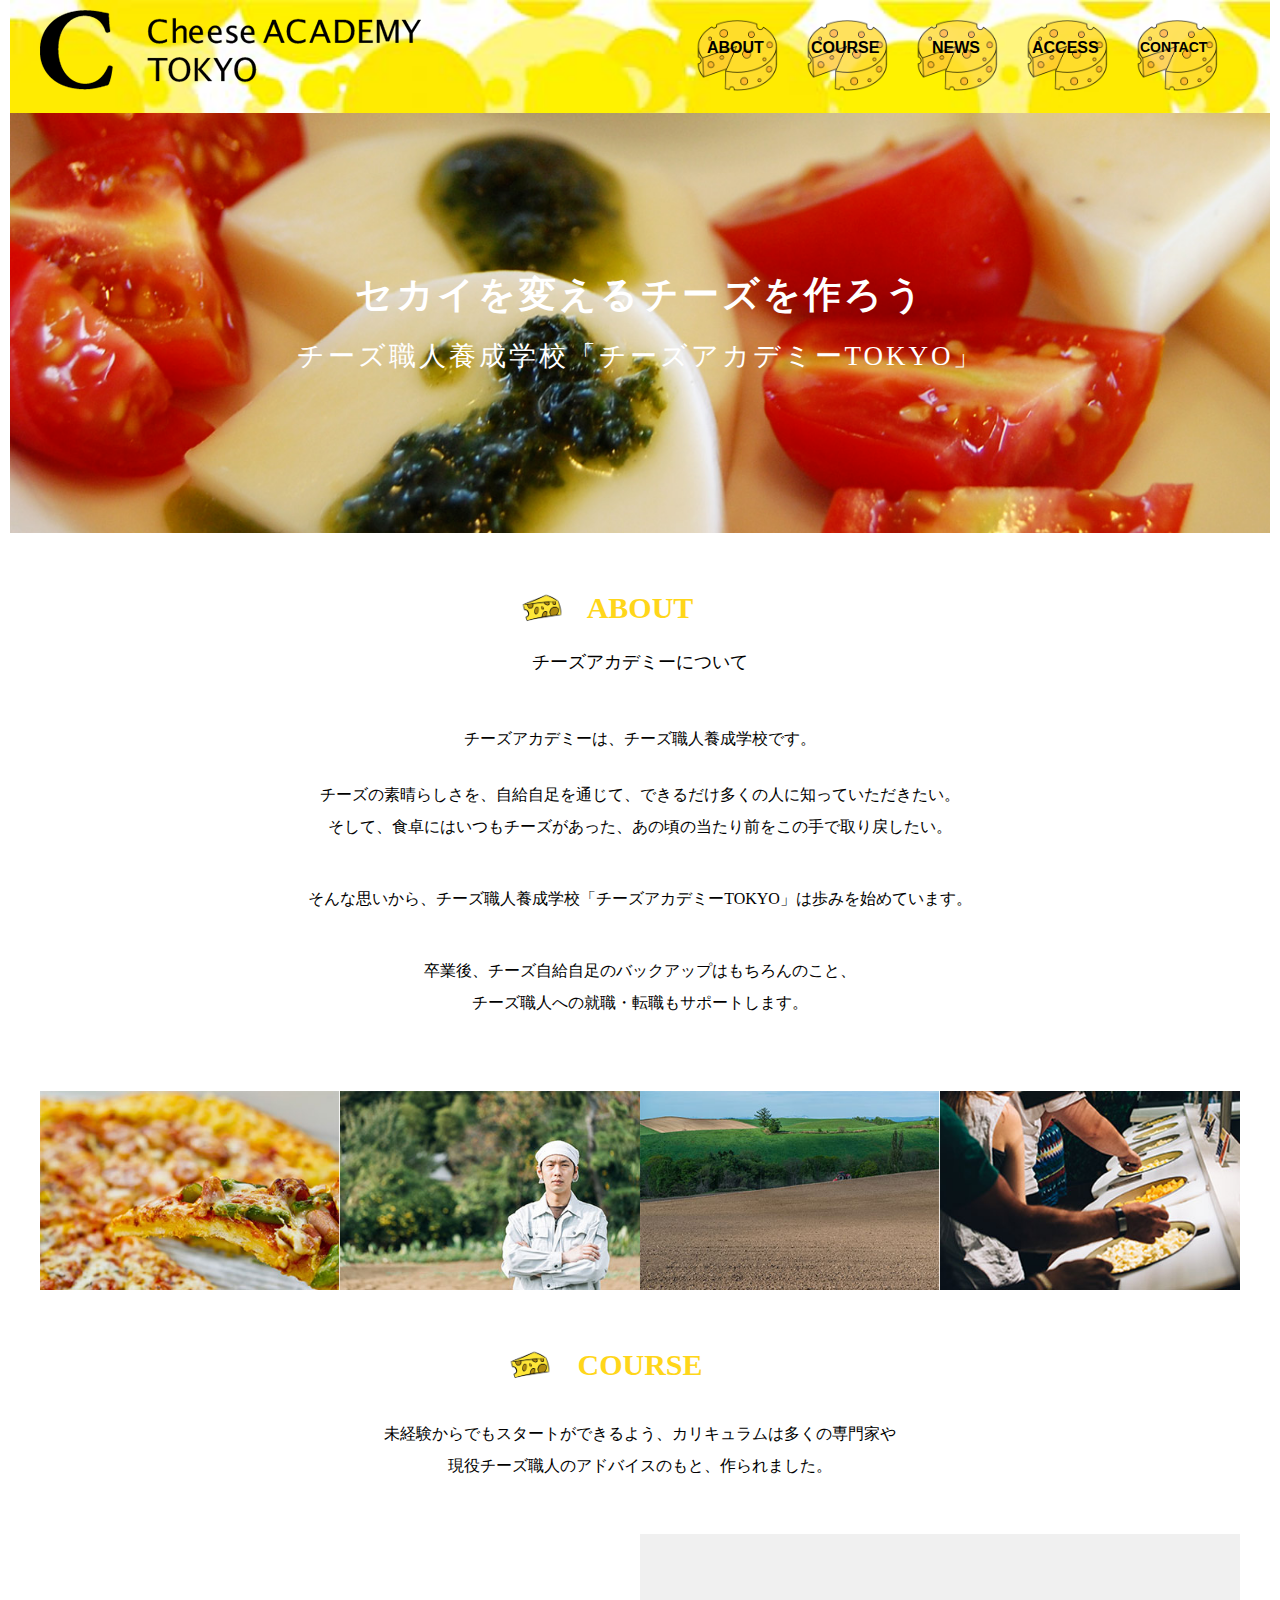
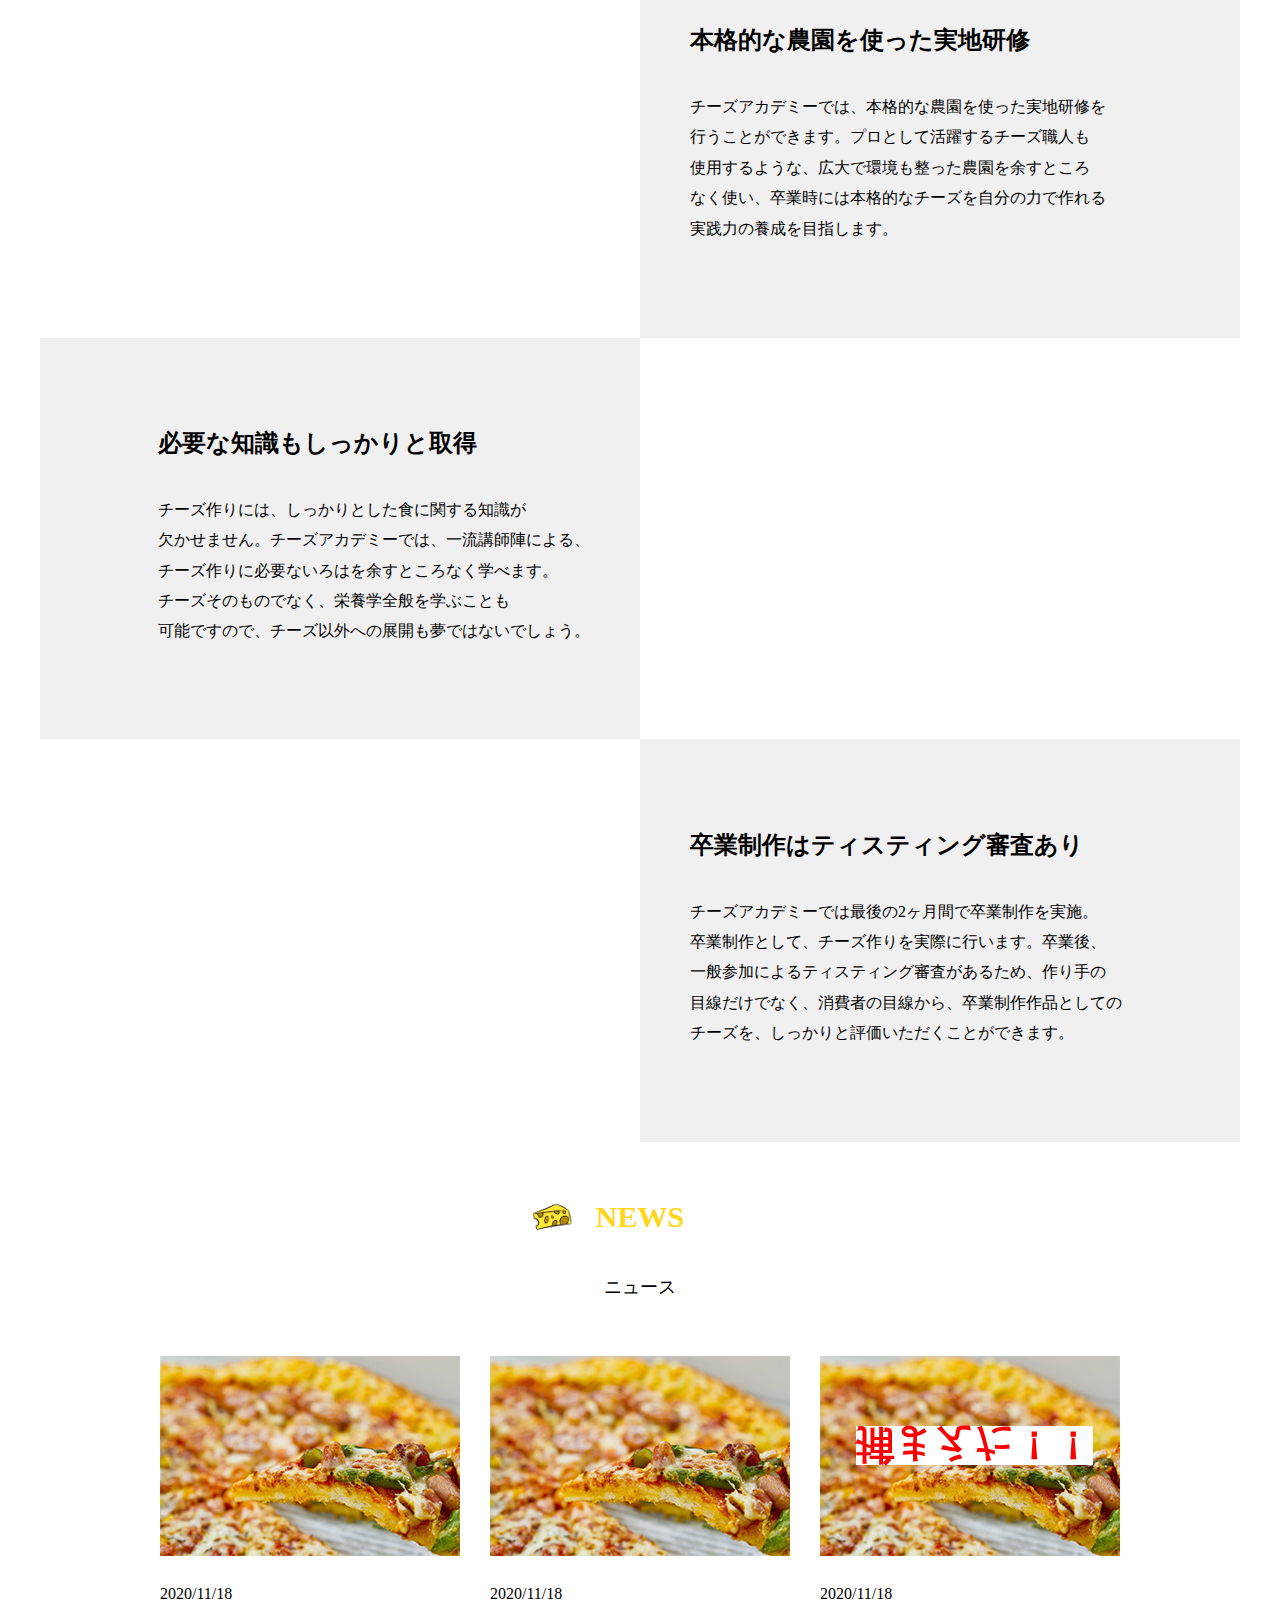
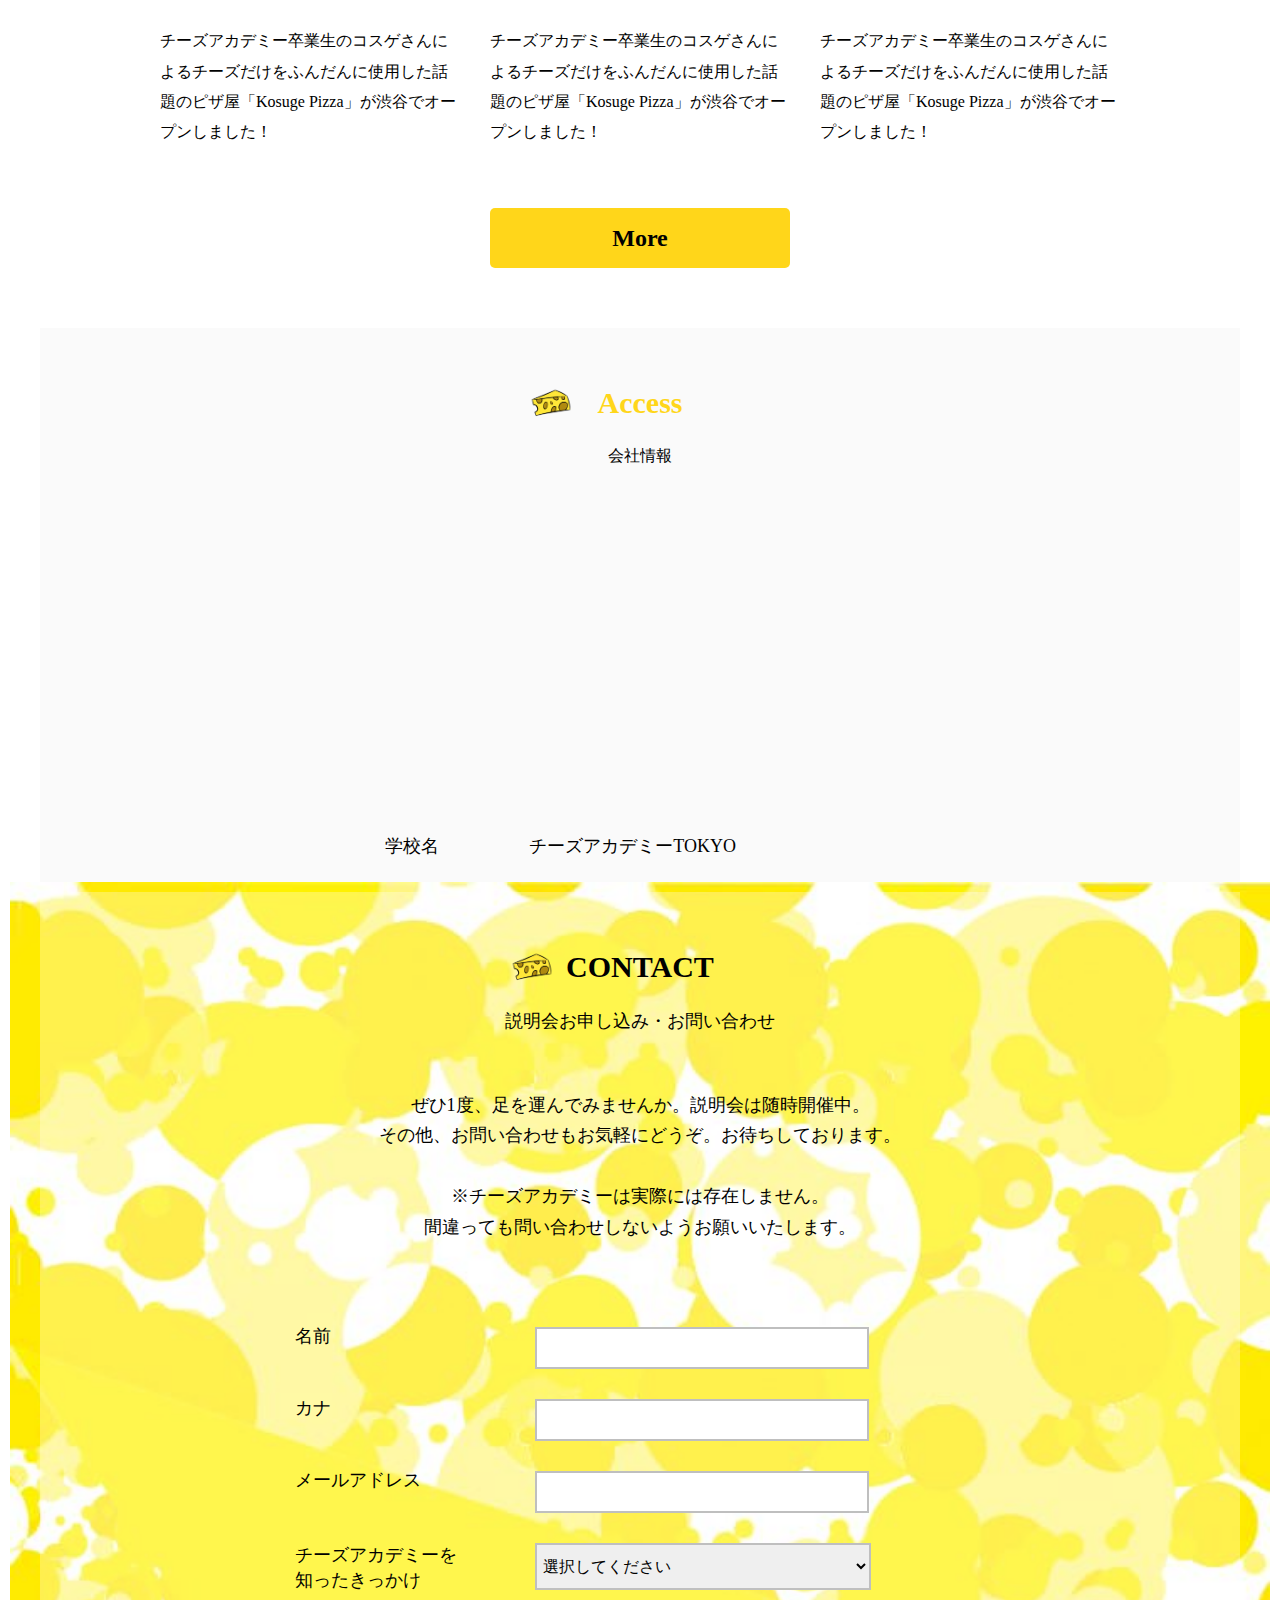
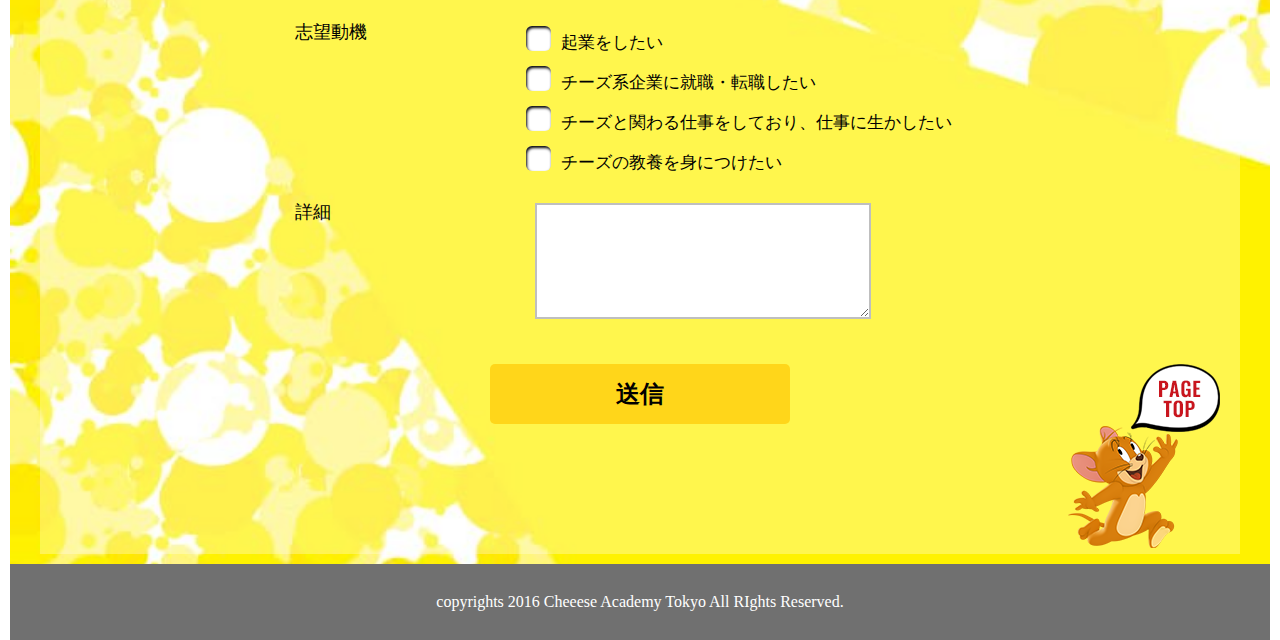
<file: 00/index.html>
<!DOCTYPE html>
<html lang="ja">
<!-- 最初の設定は終わっています必要な方は触ってください -->

<head>
  <meta charset="UTF-8">
  <meta name="viewport" content="width=device-width, initial-scale=1.0">
  <meta http-equiv="X-UA-Compatible" content="ie=edge">
  <title>チーズアカデミー</title>
  <link rel="stylesheet" href="css/reset.css">
  <link rel="stylesheet" href="css/style.css">
</head>
<!-- 最初の設定は終わっています　必要な方は触ってください -->

<body>
  <!-- この中に記述していく -->
  <!-- ここから下にコードを書く -->

  <!-- header -->
<header class="page-header wrapper" id="top">
  <h1><a href = "index.html"><img src="img/header_logo.png"></a></h1>
  <nav>
    <ul class = "navigation">
      <div class="nav1">
      <a href="#about" target="_blank" rel="noopener noreferrer"><img src="img/cheese.png"><li>ABOUT</li></a>
      
      </div>
      <div class="nav2">
        <a href="#course" target="_blank" rel="noopener noreferrer"><img src="img/cheese.png"> <li>COURSE</li></a>
    
      </div>
      <div class="nav3">
          <a href="#news" target="_blank" rel="noopener noreferrer"><img src="img/cheese.png"><li>NEWS</li></a>
      </div>
      <div class="nav4">
            <a href="#access" target="_blank" rel="noopener noreferrer"><img src="img/cheese.png"><li>ACCESS</li></a>
            
      </div>
      <div class="nav5">
              <a href="#contact" target="_blank" rel="noopener noreferrer"><img src="img/cheese.png"><li>CONTACT</li></a>
              
      </div>
    </ul>
  </nav>
</header>

<!-- 見出し -->
<div class="main-content wrapper" id="btn">
  <div class="main-nav ">
 <h1 class="page-title" id="a1">セカイを変えるチーズを作ろう</h1>
 <h2 class="sub-title" id="a2">チーズ職人養成学校「チーズアカデミーTOKYO」</h2>
  </div> 
  <!-- ボタン -->
  <div class="backbtn">
    <p><input type="button" value="押してみて！" onclick="change_tom()"></p>
  </div>
  <div class="mission" id="tom3">
    <h1>MISSION</h1>
  </div>
  <div class="animate one" id="tom2">
    <span>ジ</span><span>ェ</span><span>リ</span><span>ー</span><span>を</span><span>捕</span><span>ま</span><span>え</span><span>ろ</span><span>！</span><span>！</span>
  </div>
</div>

<!-- ABOUT -->
<div class="middle-content wrapper" id="about">
<div class="about">
  <h1><span><img src="img/cheese3.png" alt="">ABOUT</h1>
  <h2>チーズアカデミーについて</h2>
  <h3>チーズアカデミーは、チーズ職人養成学校です。</h3>
  <h4>チーズの素晴らしさを、自給自足を通じて、できるだけ多くの人に知っていただきたい。<br><br>
    そして、食卓にはいつもチーズがあった、あの頃の当たり前をこの手で取り戻したい。</h4><br>
  <h5>そんな思いから、チーズ職人養成学校「チーズアカデミーTOKYO」は歩みを始めています。</h5><br>
  <h6>卒業後、チーズ自給自足のバックアップはもちろんのこと、<br><br>チーズ職人への就職・転職もサポートします。</h6>
</div>
</div>

<!-- 画像４枚 -->
<div class="photo-content wrapper">
  <div class="item">
    <img src="img/about_04.jpg" alt="">
  </div>
  <div class="item">
    <img src="img/about_03.jpg" alt="">
  </div>
  <div class="item">
    <img src="img/about_02.jpg" alt="">
  </div>
  <div class="item">
    <img src="img/about_01.jpg" alt="">
  </div>
</div>

<!-- COURSE -->
<div class="sub-content wrapper" id="course"> 
  <div class="course">
    <h2><span><img src="img/cheese3.png" alt="" id="buruburu" onclick="jery()"></span>COURSE</h2>
    <img src="img/jery-img.png" alt="" id="hint">
    <p>未経験からでもスタートができるよう、カリキュラムは多くの専門家や<br><br>
      現役チーズ職人のアドバイスのもと、作られました。</p>
  </div>
</div>

<div class="subphoto-content wrapper">
  <div class="photo photo-1">
    <img src="img/course_01.jpg" alt="" name="photo" id="farm">
  </div>
  <div class="text">
    <div class="text-letter">
    <h2>本格的な農園を使った実地研修</h2>
    <p>チーズアカデミーでは、本格的な農園を使った実地研修を<br>
      行うことができます。プロとして活躍するチーズ職人も<br>
      使用するような、広大で環境も整った農園を余すところ<br>
      なく使い、卒業時には本格的なチーズを自分の力で作れる<br>
      実践力の養成を目指します。</p>
    </div>
  </div>

  <div class="text">
    <div class="text-letter2">
    <h2>必要な知識もしっかりと取得</h2>
    <p>チーズ作りには、しっかりとした食に関する知識が<br>
      欠かせません。チーズアカデミーでは、一流講師陣による、<br>
      チーズ作りに必要ないろはを余すところなく学べます。<br>
      チーズそのものでなく、栄養学全般を学ぶことも<br>
      可能ですので、チーズ以外への展開も夢ではないでしょう。
      </p>
    </div>
  </div>
  <div class="photo photo-2">
    <img src="img/course_02.jpg" alt="" name="photo2" id="farm">
  </div>

    <div class="photo photo-3">
      <img src="img/course_03.jpg" alt="" name="photo3" id="farm">
    </div>
    <div class="text">
      <div class="text-letter">
        <h2>卒業制作はティスティング審査あり</h2>
        <p>チーズアカデミーでは最後の2ヶ月間で卒業制作を実施。<br>
          卒業制作として、チーズ作りを実際に行います。卒業後、<br>
          一般参加によるティスティング審査があるため、作り手の<br>
          目線だけでなく、消費者の目線から、卒業制作作品としての<br>
          チーズを、しっかりと評価いただくことができます。          
        </p>
      </div>
    </div>
</div>

<!-- NEWS -->
<div class="news-content wrapper" id="news">
  <div class="news">
    <h1><span><img src="img/cheese3.png" alt="" id="chee1" onclick="tom()"></span>NEWS</h1>
    <img src="img/tom_img.png" alt="" id="hint2">
    <h2>ニュース</h2>
  </div>
  <div class="news-topicks">
    <div class="news-topickspage">
  <div class="news-image">
    <img src="img/news_img.jpg" alt="" id="piza">
    <img src="img/news_ogp.png" alt="" id="tj">
  </div>
  <div class="comment">
    <h2>2020/11/18</h2>
    <p>チーズアカデミー卒業生のコスゲさんによるチーズだけをふんだんに使用した話題のピザ屋「Kosuge Pizza」が渋谷でオープンしました！</p>
  </div>
  </div>
    <div class="news-topickspage">
  <div class="news-image0">
    <img src="img/news_img.jpg" alt="">
    <img src="img/tj.png" alt="" id="love">
  </div>
  <div class="comment">
    <h2>2020/11/18</h2>
    <p>チーズアカデミー卒業生のコスゲさんによるチーズだけをふんだんに使用した話題のピザ屋「Kosuge Pizza」が渋谷でオープンしました！</p>
  </div>
  </div>
  <div class="news-topickspage">
  <div class="news-image1">
    <img src="img/news_img.jpg" alt="">
    <div class="show">
      <h2>捕まえた！！</h2>
    </div>
    <img src="img/jeryi.png" alt="">
  </div>
  
  <div class="comment">
    <h2>2020/11/18</h2>
    <p>チーズアカデミー卒業生のコスゲさんによるチーズだけをふんだんに使用した話題のピザ屋「Kosuge Pizza」が渋谷でオープンしました！</p>
  </div>
  </div>
  </div> 
  <a class="button" href="more.html">More</a> 
</div>

<!-- ACCESS -->
<div class="location wrapper" id="access">
 <div class="access">
   <h1><span><img src="img/cheese3.png" alt="">Access</h1>
   <h2>会社情報</h2>
 </div>

 <div class="map">
  <iframe src="https://www.google.com/maps/embed?pb=!1m18!1m12!1m3!1d3241.3114771904015!2d139.70080285118794!3d35.66933178009987!2m3!1f0!2f0!3f0!3m2!1i1024!2i768!4f13.1!3m3!1m2!1s0x60188c9fa9e2e881%3A0x35396adb5ba7ce03!2z44K444O844K644Ki44Kr44OH44Of44O85p2x5Lqs!5e0!3m2!1sja!2sjp!4v1619964516701!5m2!1sja!2sjp" width="1200" height="250" style="border:0;" allowfullscreen="" loading="lazy"></iframe>
 </div>

 <div class="location-info">
   <p><span>学校名</span>チーズアカデミーTOKYO</p>
     <p><span>事務所所在地</span>〒107-0061東京都港区北青山3-5-6 青朋ビル2F</p>
     <p><span>TEL</span>03-5413-5045</p>
    <p><span>FAX</span>03-5413-5046 </p>
    <p><span>MAIL</span>dummy@cheeseacademy.tokyo</p>
 </div>
</div>

<!-- CONTACT -->
<div class="last-content wrapper" id="contact ">
  <div class="bg ">
    <a class="photo-4" href = "#top" target="_blank" rel="noopener noreferrer"><img src="img/pagetop_jerry.png" alt="" id="page" onclick="top_tom()"></a>
  <div class="contact">
    <h1><span><img src="img/cheese3.png" alt="" id="chee2">CONTACT</h1>
    <h2>説明会お申し込み・お問い合わせ</h2>
    <h3>ぜひ1度、足を運んでみませんか。説明会は随時開催中。<br>
      その他、お問い合わせもお気軽にどうぞ。お待ちしております。
      </h3>
    <h4>※チーズアカデミーは実際には存在しません。<br>
      間違っても問い合わせしないようお願いいたします。</h4>
  </div>
  <!-- 入力フォーム -->
<form>
    <div class="input-form" id="n">
      <label class="label" for="name">名前</label>
      <input type="text" id="name">
    </div>

    <div class="input-form" id="s"> 
      <label class="label" for="kana">カナ</label>
      <input type="text" id="kana">
    </div>

    <div class="input-form" id="s"> 
      <label class="label" for="mail">メールアドレス</label>
      <input type="email" id="mail">
    </div>
  <!-- セレクト -->
  <div class="input-form" id="s">
  <label class="label" id="s1" for="reason">チーズアカデミーを<br>知ったきっかけ</label>
  <select name="trigger" id="trigger">
    <option hidden>選択してください</option>
    <option value="google">Google</option>
    <option value="sns">SNS</option>
    <option value="intro">紹介</option>
    <option value="tamatama">たまたま</option>
    <option value="other">その他</option></select>
  </div>

  <!-- チェックボックス -->
  <div class="input-form" id="c"> 
  <p class="label">志望動機</p>
  <div class="check-group">
 <input type="checkbox" name="reason" value="起業をしたい" id="reason1"><label for="reason1">起業をしたい</label><br>
  <input type="checkbox" name="reason" value="チーズ系企業に就職・転職したい" id="reason2"><label for="reason2">チーズ系企業に就職・転職したい</label><br>
 <input type="checkbox" name="reason" value="チーズと関わる仕事をしており、仕事に生かしたい" id="reason3"><label for="reason3">チーズと関わる仕事をしており、仕事に生かしたい</label><br>
 <input type="checkbox" name="reason" value="チーズの教養を身につけたい" id="reason4"><label for="reason4">チーズの教養を身につけたい</label>
  </div>
  </div>  

  <div class="input-form" id="s"> 
    <label class="label" for="details">詳細</label>
    <textarea id="details"></textarea>
  </div>
</form>

<!-- ボタン -->
<div> 
<a class="button" href="send.html">送信</a> 
</div>
</div>
</div>


  <footer>
    <p>
      copyrights 2016 Cheeese Academy Tokyo All RIghts Reserved.</p>
  </footer>  


  <!-- ここから上にコードを書く -->
  <!-- この中に記述していく -->
  <script src="https://code.jquery.com/jquery-3.2.1.min.js"></script>
  <script src="js/main.js"></script>
</body>

</html>
</file>
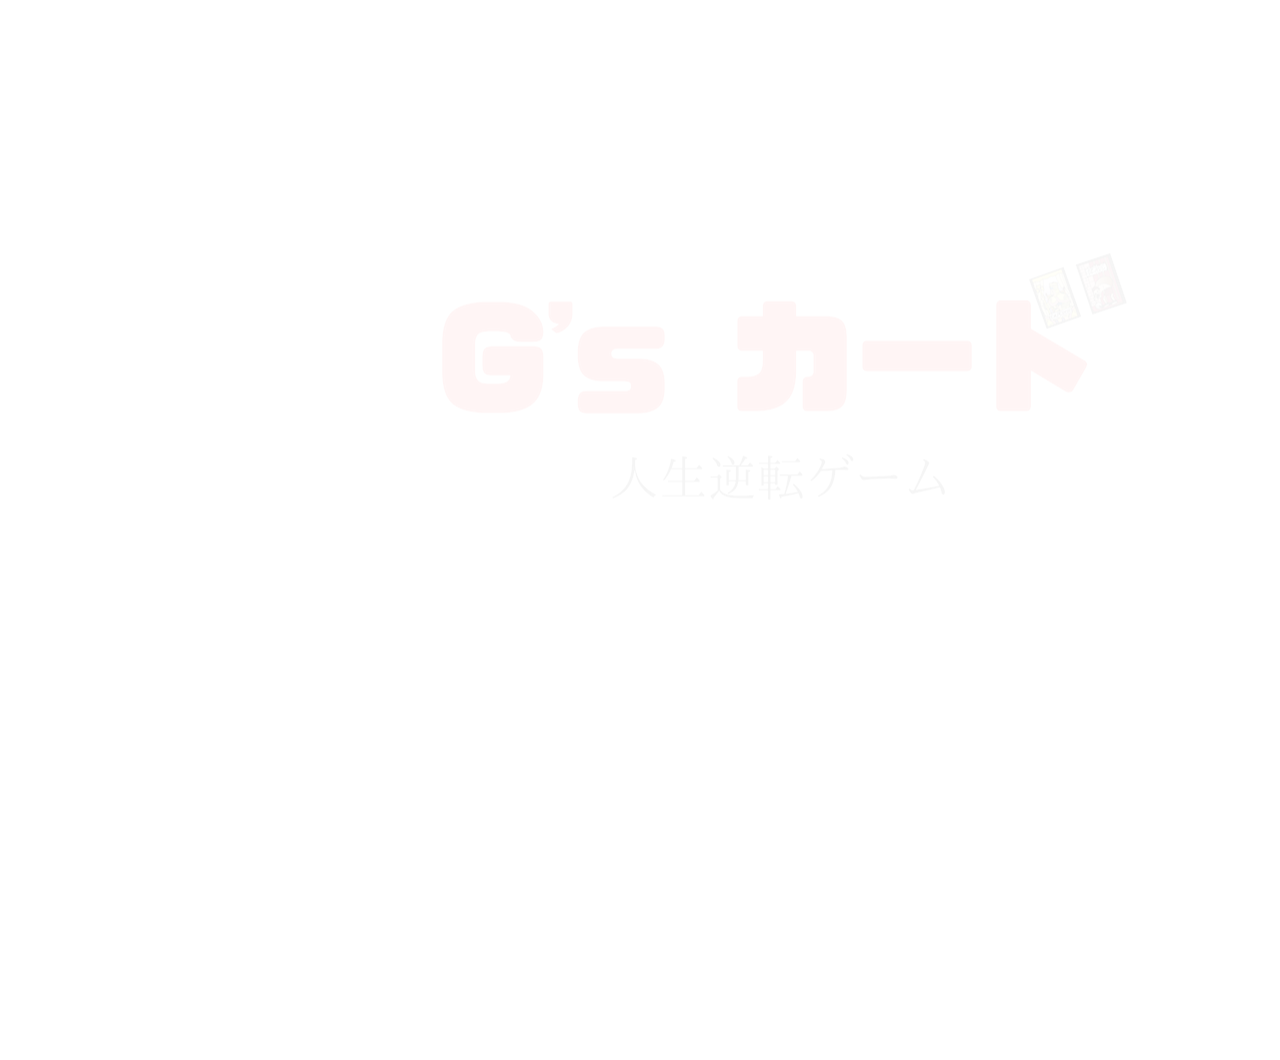
<file: 01/index.html>
<!DOCTYPE html>
<html lang="ja">
<head>
    <meta charset="UTF-8">
    <meta http-equiv="X-UA-Compatible" content="IE=edge">
    <meta name="viewport" content="width=device-width, initial-scale=1.0">
    <title>G'sカード</title>
    <link rel="stylesheet" href="css/style.css">
    <link rel="stylesheet" href="css/reset.css">
    <!-- <link href="https://fonts.googleapis.com/css?family=Creepster rel="stylesheet"> -->
    <!-- <link href="https://fonts.googleapis.com/css?family=Permanent+Marker rel="stylesheet"> -->
    
</head>

<body>
 <div class="saisyo">
    <div class="setumei">
        <p><img src="img/gs.png" alt=""></p>
    </div>
    <div class="setumei1">
        <h1>G'sカードルール</h1>
        <div class="batsu" onclick="batsu()"><p>✖️</p></div>
        <img src="img/setumei.png" alt="">
    </div>
</div>
    
    <div class="main gs">
        <div class="field">

            <!-- ざわざわ -->
            <div class="zawa">
                <img src="img/zawa.png" alt="" id="zawa1">  
            </div>
            <div class="zawa">
                <img src="img/zawa.png" alt="" id="zawa2">  
            </div>
            <div class="zawa">
                <img src="img/zawa.png" alt="" id="zawa3">  
            </div>
            <div class="zawa">
                <img src="img/zawa.png" alt="" id="zawa4">  
            </div>
            <div class="zawa">
                <img src="img/zawa.png" alt="" id="zawa5">  
            </div>
            <div class="zawa">
                <img src="img/zawa.png" alt="" id="zawa6">  
            </div>
            <div class="zawa">
                <img src="img/zawa.png" alt="" id="zawa7">  
            </div>
            <div class="zawa">
                <img src="img/zawa.png" alt="" id="zawa8">  
            </div>


            <div class="win">
            <h1>YOU WIN !!!!!</h1>
            </div>
            <div class="lose">
            <h1>YOU LOSE...</h1>
            </div>
            <div class="draw">
            <h1>-DRAW-</h1>
            </div>

            <!-- 相手 -->
            <!-- <img src="img/gokuu.png" alt="" id="gokuu"> -->
            <div class="aite-tefuda">
               <img src="img/ecard_ura2.png" alt="" class="aite-tefuda-card">
               <img src="img/ecard_ura2.png" alt="" class="aite-tefuda-card">
               <img src="img/ecard_ura2.png" alt="" class="aite-tefuda-card">
               <img src="img/ecard_ura2.png" alt="" class="aite-tefuda-card">
               <img src="img/ecard_ura2.png" alt="" class="aite-tefuda-card"> 
            </div>
            
            <div class="aite-field">
                <div class="aite-card"><img src="img/ecard_ura2.png" alt="" id="card1"></div>
            </div>

            <!-- 相手のカードめくり -->
            <div class="aite-card-omote">
                <img src="img/ecard3_aite.png" alt="" class="aite-heimin"> 
                <img src="img/ecard1_aite.png" alt="" class="aite-king">
            </div>
            

            <!-- 確認画面 -->
        <div id="check">
            <div class="card_set">
                <p>このカードをセットしますか？</p>
            <div class="btn">
            <button class="set ok" onclick="cardSet(1)"> OK</button>
            <button class="set chansel" onclick="cardSet(2)">キャンセル</button>
             </div>
            </div>
        </div>

            <!-- 勝負ボタン -->
            <div class="syoubu">
                <p onclick="duel()">Duel</p>
            </div>

            <!-- 次のバトルボタン -->
            <!-- <div class="next">
                <button class="set" onclick="removeEvent()">NEXT DUEL</button>
            </div> -->

            <div class="next" onclick="removeEvent()">NEXT</div>


            <!-- 自分 -->
            <div class="my-field">
                <div class="my-card"><img src="img/ecard_ura.png" alt="" id="card1"></div>
            </div>

            <div class="my-tefuda" id="a">
                <img src="img/ecard2.png" alt="" class="tefuda-card" id="dorei">
                <img src="img/ecard3.png" alt="" class="tefuda-card" id="heimin">
                <img src="img/ecard3.png" alt="" class="tefuda-card" id="heimin2">
                <img src="img/ecard3.png" alt="" class="tefuda-card" id="heimin3"> 
                <img src="img/ecard3.png" alt="" class="tefuda-card" id="heimin4">
                
            </div>
            <button id="restart" onclick="reset()">Reset</button>
        </div>

    </div>
    
    


    <script src="https://ajax.googleapis.com/ajax/libs/jquery/3.6.0/jquery.min.js"></script>
    <script src="js/main.js"></script>
</body>
</html>
</file>
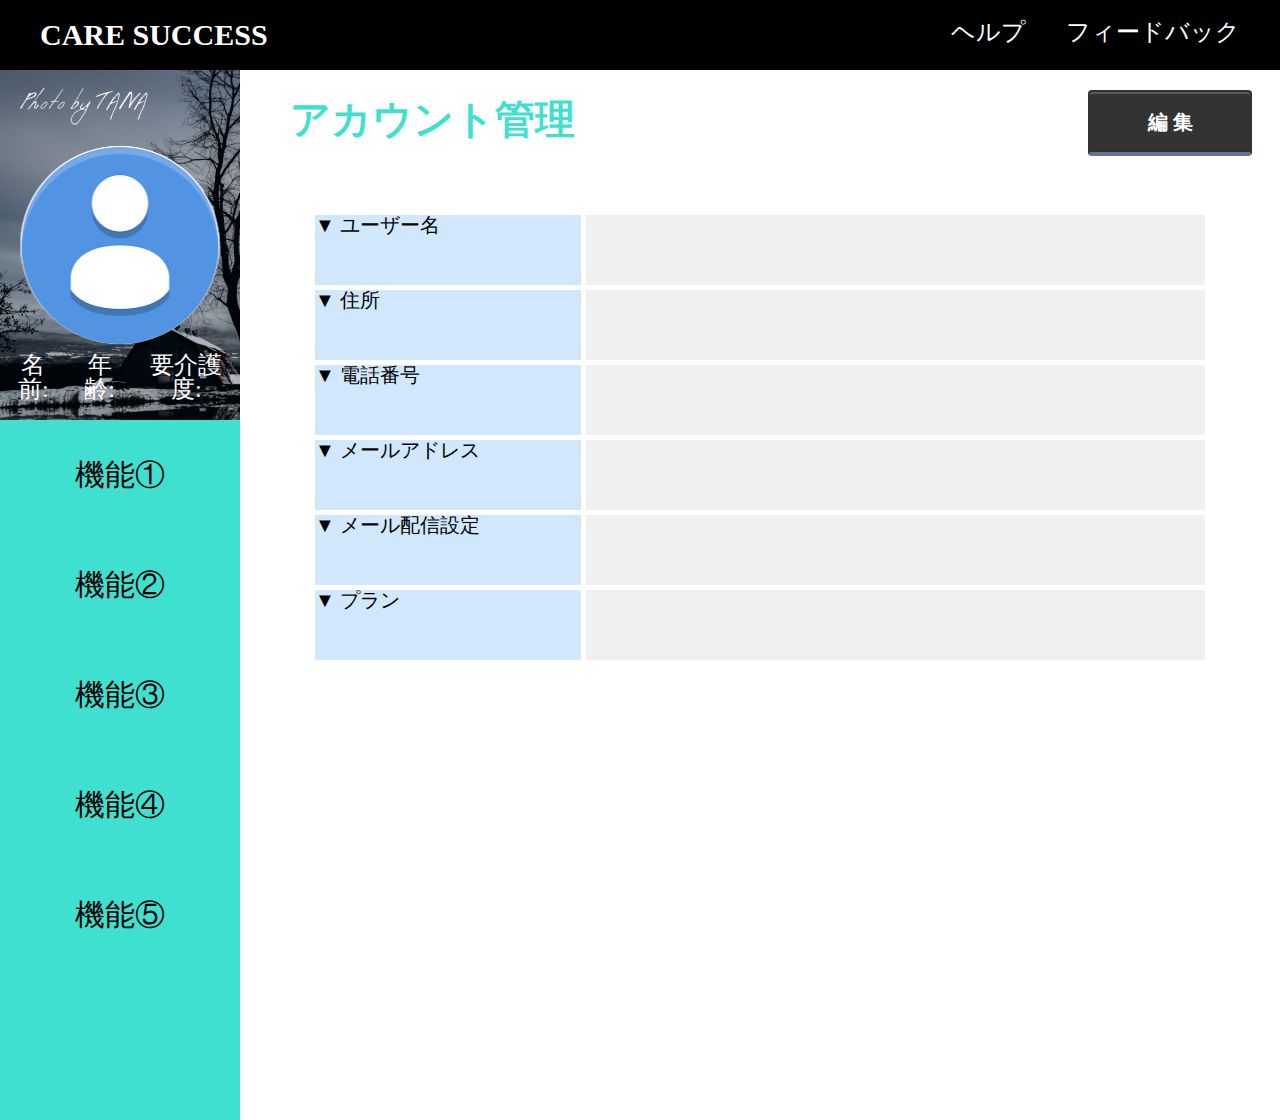
<file: 02/index.html>
<!DOCTYPE html>
<html lang="ja">
<head>
    <meta charset="UTF-8">
    <meta http-equiv="X-UA-Compatible" content="IE=edge">
    <meta name="viewport" content="width=device-width, initial-scale=1.0">
    <title>アカウント情報</title>
    <link rel="stylesheet" href="css/style.css">
    <link rel="stylesheet" href="css/reset.css">
</head>
<body>

   <!-- アカウント編集ページ -->
    <div class="hensyuu-page">

    <!-- header -->
        <div class="header">
            <h1>CARE SUCCESS</h1>
            <div class="help">
            <div class="help1">ヘルプ</div>
            <div class="help2">フィードバック</div>
             </div>
        </div>

    <!-- トップ画像 -->
    <div class="pro-hennsyuu" id="pro">
        <img id="preview">
        <div class="input-form">
            <div class="myImage"><input type="file" id="myImage" accept="image/*"></div>
            <div class="user-form">
                <p>ユーザー名</p><input type="text" id="user-form"></div>
                <div class="adress-form">
                <p>住所</p><input type="text" id="adress-form"></div>
                <div class="phone-form">
                <p>電話番号</p><input type="text" id="phone-form"></div>
                <div class="mail-form">
                <p>メールアドレス</p><input type="text" id="mail-form"></div>
                <div class="haisin-form">
                <p>メール配信設定</p><input type="text" id="haisin-form"></div>
                <div class="plan-form">
                <p>プラン</p><input type="text" id="plan-form"></div>
    
            <ul>
                <li id="save">登録</li>
                <li id="clear">削除</li>
            </ul>
            <div class="batsu" onclick="batsu()"><p>✖️</p></div>
        </div>
    </div>

    <div class="main" id="main">
      <div class="sideber">
        <div class="top-image">
            <img src="img/icon.png" alt="">
            <ul class="kihon">
                <li>名前:</li>
                <li>年齢:</li>
                <li>要介護度:</li>
            </ul>
        </div>

        <!-- 色んな機能をかく↓ -->
        <div class="kinou">
        <ul>
            <li>機能①</li>
            <li>機能②</li>
            <li>機能③</li>
            <li>機能④</li>
            <li>機能⑤</li>
        </ul>
        </div>
        <!-- 色んな機能を書く↑ -->
      </div>

        <!-- アカウント管理 -->
        <div class="account-kanri">
            <h1>アカウント管理</h1>
            <table id="ta1" cellspacing="5"> 
                <tr>
                <th>▼ ユーザー名</th>
                <td id="user"></td>
                </tr>
                <tr>
                <th>▼ 住所</th>
                <td id="adress"></td>
                </tr>
                <tr>
                <th>▼ 電話番号</th>
                <td id="phone"></td>
                </tr>
                <tr>
                <th>▼ メールアドレス</th>
                <td id="mail"></td>
                </tr>
                <tr>
                <th>▼ メール配信設定</th>
                <td id="haisin"></td>
                </tr>
                <tr>
                <th>▼ プラン</th>
                <td id="plan"></td>
                </tr>
            </table>
        



         <!-- 編集ボタン -->
        <div class="hennsyuu">
            <div class="next" onclick="hennsyuuEvent()">編 集</div>
        </div>
        </div>
    </div>
</div>

    



    <script src="https://ajax.googleapis.com/ajax/libs/jquery/3.6.0/jquery.min.js"></script>
    <script src="js/main.js"></script>
</body>
</html>
</file>
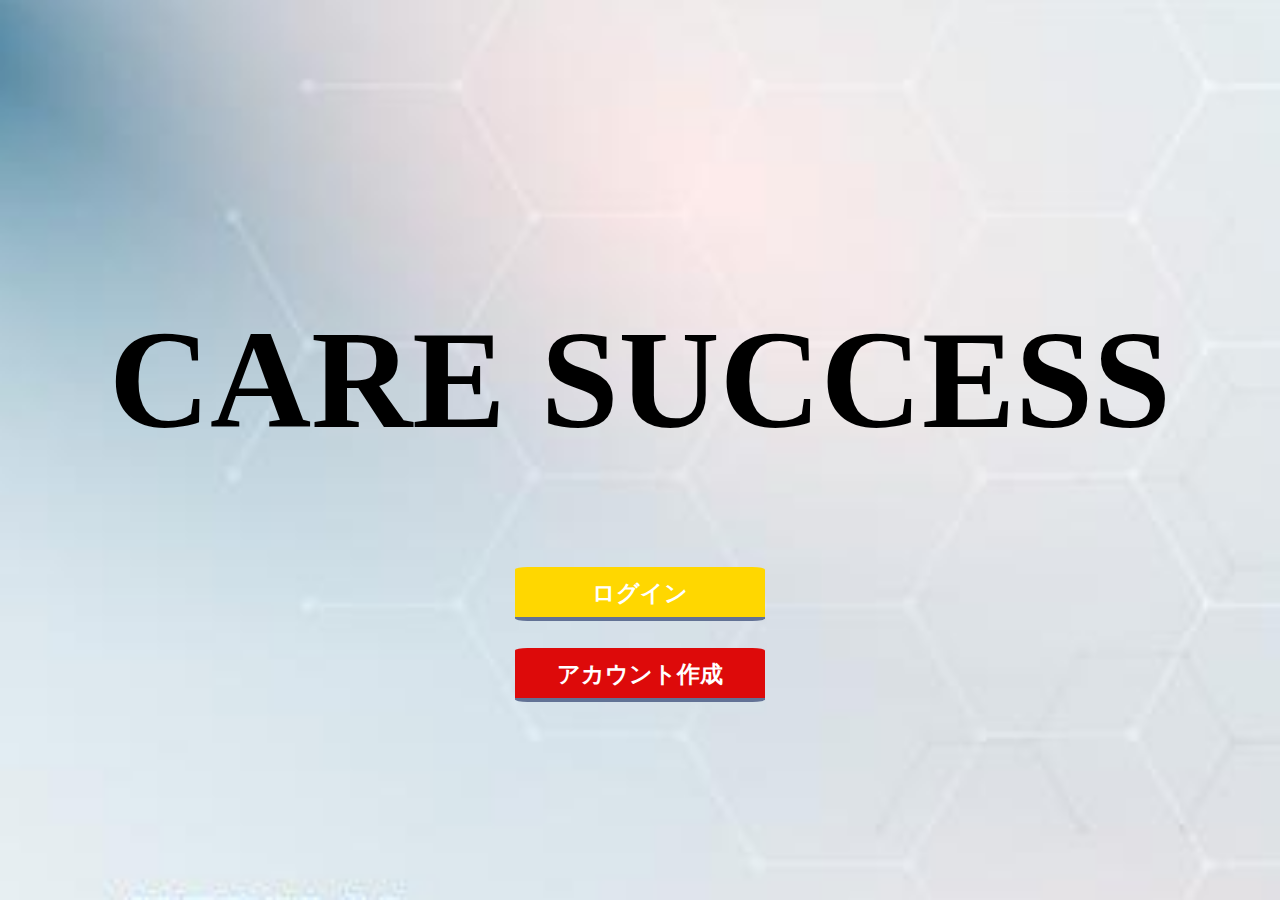
<file: 02/login.html>
<!DOCTYPE html>
<html lang="en">
<head>
    <meta charset="UTF-8">
    <meta http-equiv="X-UA-Compatible" content="IE=edge">
    <meta name="viewport" content="width=device-width, initial-scale=1.0">
    <title>ログイン画面</title>
    <link rel="stylesheet" href="css/style.css">
    <link rel="stylesheet" href="css/reset.css">
</head>
<body>
    <!-- トップ画面 -->
    <div class="top-page">
     <h1>CARE SUCCESS</h1>
    <div class="make-account" onclick="creac()">
        <p>アカウント作成</p>
    </div>
    <div class="login">
        <p id="login" onclick="logininput()">ログイン</p>
    </div>
   
<!-- アカウント作成画面 -->
    <div class="create-account" id="create_a">
        <div class="batsu" onclick="createbatsu()"><p>✖️</p></div>
        <h2>アカウント作成</h2>
        <div class="newid">
        <p>ID</p>
    <input type="text" id="create-id">
        </div>
        <div class="newpass">
            <p>Password</p>
    <input type="text" id="create-pass">
        </div>  
    <div class="create" id="touroku">
        <p>登録</p>
    </div>
    </div>

    <!-- ログイン画面 -->
    <div class="login2" id="login_a">
        <div class="batsu" onclick="loginbatsu()"><p>✖️</p></div>
        <h2>IDとパスワードを入力してください。</h2>
        <div class="login-id">
        <p>ID</p>
    <input type="text" id="login-id">
        </div>
        <div class="login-pass">
            <p>Password</p>
    <input type="text" id="login-pass">
        </div>  
    <div class="loginbtn" onclick="login2()">
        <p>ログイン</p>
    </div>
    </div>
    </div>  
        

    <script src="https://ajax.googleapis.com/ajax/libs/jquery/3.6.0/jquery.min.js"></script>
    <script src="js/main.js"></script>
</body>
</html>
</file>
<file: 00/css/style.css>
/* ここから下に記載していく */

/* navigation */

a:link {
    color:black;
}
.nav1 img {
    height: 90px;
    width: 95px;
    filter: opacity(80%);
}
.nav1 {
    position:relative;
}
.nav1 li {
    position: absolute;
    top: 30px;
    left: 17px;
    font-weight: bold;
    font-family: sans-serif;
}

.nav2 img {
    height: 90px;
    width: 95px;
    filter: opacity(80%);
}
.nav2 {
    position:relative;
}
.nav2 li {
    position: absolute;
    top: 30px;
    left: 11px;
    font-weight: bold;
    font-family: sans-serif;
}

.nav3 img {
    height: 90px;
    width: 95px;
    filter: opacity(80%);
}
.nav3 {
    position:relative;
}
.nav3 li {
    position: absolute;
    top: 30px;
    left: 22px;
    font-weight: bold;
    font-family: sans-serif;
}

.nav4 img {
    height: 90px;
    width: 95px;
    filter: opacity(80%);
}
.nav4 {
    position:relative;
}
.nav4 li {
    position: absolute;
    top: 30px;
    left: 12px;
    font-weight: bold;
    font-family: sans-serif;
}

.nav5 img {
    height: 90px;
    width: 95px;
    filter: opacity(80%);
}
.nav5 {
    position:relative;
}
.nav5 li {
    position: absolute;
    top: 30px;
    left: 10px;
    font-weight: bold;
    font-size:14px;
    font-family: sans-serif;
}

/* flexbox */
.navigation {
    display: flex;
    flex-direction: row;
}

.page-header {
    display: flex;
    justify-content: space-between;
    background-image: url(../img/bg.png);
    background-size: cover; 
    background-position: center top;
}

.wrapper {
    max-width: 1200px;
    margin: 0  auto;
    padding: 10px 30px;
    /* padding: 0 4%; */
} 

.navigation img {
    margin-right: 15px;
}

/* 見出し画像 */

.main-content {
    background-image: url(../img/mainbg.png);
    background-size: cover; 
    background-position: center top;
    height: 400px;
    position:relative;
    text-align: center;
}

#btn.tom {
    background-image: url(../img/small.png);
    background-size: cover; 
    background-position: center top;
    height: 400px;
    position:relative;
    text-align: center; 
    transition: 1.5s; 
}

#btn.tom.finish {
    background-image: url(../img/YIs1.png);
    background-size: cover; 
    background-position: center top;
    height: 400px;
    position:relative;
    text-align: center; 
    transition: 1.5s; 
}

.main-nav {
    
    /* padding-top: 180px; */
    color: white;
    position:absolute;
    top:50%;
    left:50%;
    transform:translate(-50%,-50%);
    width:100%;
}

.page-title {
    font-size: 37px;
    letter-spacing: 3px;
    padding-bottom: 30px;
    font-weight: bold;
}

#a1.active {
    display: none;
}
#a2.active {
    display: none;
}

.sub-title {
    font-weight: lighter;
    font-size: 27px;
    letter-spacing: 3px;
}

/* ボタン */

.backbtn input[type=button]{
    width: 300px;
    height: 59px;
    background-color: #ffd61a;
    position:absolute;
    top: 75%;
    left: 50%;
    transform: translateX(-50%);
    font-size: 18px;
    border-radius: 5px;
    opacity: 0;
    transition: 1.0s;
    /* display: inline-block; */
}
.backbtn input[type=button]:hover{
    opacity: 1;
}

/* 遊び */  

#tom2 {
    visibility: hidden;
}

@import url(https://fonts.googleapis.com/css?family=Amatic+SC);

.mission {
    font-size:60px;
    position: absolute;
    top: 2%;
    left: 5%;
    color: red;
    font-family: 'Amatic SC', cursive;
    background: yellow;
    padding: 7px;
    visibility: hidden;
}

#tom3.active {
    visibility: visible;
    animation: revolveScale .95s forwards;
}

  
#tom2.active {
      font-size: 70px;
      margin: 320px 0 0;
      visibility: visible;
  }
  
  #tom2.active span {
      display: inline-block;
      font-family: 'Amatic SC', cursive;
      background: url(http://webcreatorbox.com/sample/images/check.png) repeat-x 0 25px;
  }

  #tom2.active span:nth-of-type(2) {
      animation-delay: .15s;
  }
  #tom2.active span:nth-of-type(3) {
      animation-delay: .25s;
  }
  #tom2.active span:nth-of-type(4) {
      animation-delay: .35s;
  }
  #tom2.active span:nth-of-type(5) {
      animation-delay: .45s;
  }
  #tom2.active span:nth-of-type(6) {
      animation-delay: .55s;
  }
  #tom2.active span:nth-of-type(7) {
      animation-delay: .65s;
  }
  #tom2.active span:nth-of-type(8) {
      animation-delay: .75s;
  }
  #tom2.active span:nth-of-type(9) {
      animation-delay: .85s;
  }
  #tom2.active span:nth-of-type(10) {
      animation-delay: .95s;
  }
  #tom2.active span:nth-of-type(11) {
      animation-delay: .95s;
  }
  #tom2.active span:nth-of-type(12) {
      animation-delay: .11s;
  }
  #tom2.active span:nth-of-type(13) {
      animation-delay: .6s;
  }
  #tom2.active span:nth-of-type(14) {
      animation-delay: .65s;
  }
  #tom2.active span:nth-of-type(15) {
      animation-delay: .7s;
  }
  #tom2.active span:nth-of-type(16) {
      animation-delay: .75s;
  }
  #tom2.active span:nth-of-type(17) {
      animation-delay: .8s;
  }
  #tom2.active span:nth-of-type(18) {
      animation-delay: .85s;
  }
  #tom2.active span:nth-of-type(19) {
      animation-delay: .9s;
  }
  #tom2.active span:nth-of-type(20) {
      animation-delay: .95s;
  }
  /* .one span { */
  #tom2.active  span {
	color: red;
	opacity: 0;
	transform: translate(-150px, -50px) rotate(-180deg) scale(3);
	animation: revolveScale .95s forwards;
}

@keyframes revolveScale {
	60% {
		transform: translate(20px, 20px) rotate(30deg) scale(.3);
	}

	100% {
		transform: translate(0) rotate(0) scale(1);
		opacity: 1;
	}
}


/* ABOUT */
.middle-content {
    text-align: center;
    margin-top: 50px;
    margin-bottom:70px;
}

.about h1 {
    padding-bottom: 30px;
    font-size: 30px;
    font-weight: bold;
    color:#ffd61a;
    position: relative;
}

.about img {
    height: 49px;
    position: absolute;
    top:-9px;
    left: 480px;
}

.about h2 {
    padding-bottom: 60px;
    font-size:18px;
}

.about h3,h4,h5,h6 {
    font-size: 16px;   
}

.about h3 {
    padding-bottom: 40px;
}
h5 {
    padding:40px 0;
}

/* 画像４枚 */
.photo-content {
    display: flex;
    flex-direction: row;
    padding-bottom:60px;
    padding-left: 0;
    padding-right: 0;
    padding-top: 0px;
}

.item img {
    width: 300px;
    /* float: left; */
    display: block;
    
}


/* COURSE */
.sub-content {
    text-align: center;
    margin-bottom:60px;
    padding-top: 0px;
    padding-bottom: 0px;
}

.course h2 {
    font-size: 30px;
    font-weight: bold;
    color:#ffd61a;
    position:relative;
}

#hint {
    overflow: hidden;
    visibility: hidden;
    height: 0;
    padding: 0;
    transition: 0.8s;
}

#hint.jery {
    opacity: 1;
    visibility: visible;
    height: 170px;
}

#buruburu {
    display: inline-block;
    animation: hurueru .2s  infinite;
    height: 49px;
    position: absolute;
    top:-9px;
    left: 468px;
    cursor: pointer;
    
}

@keyframes hurueru {
    0% {transform: translate(0px, 0px) rotateZ(0deg)}
    25% {transform: translate(2px, 2px) rotateZ(1deg)}
    50% {transform: translate(0px, 2px) rotateZ(0deg)}
    75% {transform: translate(2px, 0px) rotateZ(-1deg)}
    100% {transform: translate(0px, 0px) rotateZ(0deg)}
}

.course p {
    padding-top: 30px;
    font-size: 16px;
}

/* COURSE写真 */
.subphoto-content {
    padding: 0px;
    display: flex;
    flex-wrap: wrap;
    padding-bottom: 50px;
}

.text {
    width: 600px;
    background: #f0f0f0;
    position: relative;
    /* display: flex;
  justify-content: center;
  align-items: center; */
}


.photo #farm {
    width: 600px;
}

.photo img {
    vertical-align: top;
    transition-duration: 1000ms;
    transition-property: opacity, transform; 
}

.photo {
    opacity: 0;
    transition-duration: 500ms;
}

.photo-1 {
    transform: translate(-200px, 0px) ;
}
.photo-2 {
    transform: translate(200px, 0px) ;
}
.photo-3 {
    transform: translate(-200px, 0px) ;
}

.scroll-in {
    opacity: 1;
    transform:translate(0,0);
}

.text-letter {
    position: absolute;
    top: 50%;
    transform: translateY(-50%) ;
    padding-left: 50px;
    
}

.text-letter2 {
    position: absolute;
    top: 50%;
    right: 0;
    transform: translateY(-50%) ;
    padding-right: 50px;
    
}

.text-letter h2 {
    font-size: 24px;
    font-weight: bold;
    padding-bottom: 40px;
}

.text-letter p {
    line-height: 1.9;
}

.text-letter2 p {
    line-height: 1.9;
}

.text-letter2 h2 {
    font-size: 24px;
    font-weight: bold;
    padding-bottom: 40px;
}


/* NEWS */
.news-content {
    text-align: center;
    padding-bottom: 60px;
}
.news h1 {
    padding-bottom: 30px;
    font-size: 30px;
    font-weight: bold;
    color:#ffd61a;
    position: relative;
}

#chee1 {
    display: inline-block;
    height: 49px;
    position: absolute;
    top:-9px;
    left: 490px;
    display: inline-block;
    animation: hurueru .2s  infinite;
    cursor: pointer;
}

#hint2 {
    
    overflow: hidden;
    visibility: hidden;
    height: 0;
    padding: 0; 
    transition: 0.9s;
}

#hint2.tj {
    
    /* height: auto; */
    opacity: 1;
    visibility: visible;
    height: 250px;
    transform: rotate(25deg);
}

@keyframes hurueru {
    0% {transform: translate(0px, 0px) rotateZ(0deg)}
    25% {transform: translate(2px, 2px) rotateZ(1deg)}
    50% {transform: translate(0px, 2px) rotateZ(0deg)}
    75% {transform: translate(2px, 0px) rotateZ(-1deg)}
    100% {transform: translate(0px, 0px) rotateZ(0deg)}
}
.news h2 {
    font-size: 18px;
    padding-bottom: 60px;
}

.news-topicks {
    display: flex;
    justify-content: center;
}

.news-topickspage {
    width: 300px;
    padding: 0 15px;
}

.comment h2 {
    padding-top: 30px;
    padding-bottom: 24px;
}

.comment {
   text-align: left;
}

.comment p {
    line-height: 1.9;
}

.news-topicks {
    padding-bottom: 60px;
}

.news-image1{
    width: 300px;
    height: 200px;
    margin: 0 auto;
    position: relative;
    cursor: pointer;
    transform-style: preserve-3d;
    transition: 1s;
  }
  .news-image1 img{
    position: absolute;
    width: 100%;
    backface-visibility: hidden;
    top: 0;
    left: 0;
    z-index: 10;
  }
  .news-image1:hover{
    transform: rotateX( 180deg );
  }
  .news-image1 img:last-child{
    transform: rotateX( 180deg );
    /* filter: opacity(90%); */
  }

  .show h2 {
    position: absolute;
        top:35%;
        left: 12%;
        font-size: 39px;
        font-weight: bold;
         color: red;
         z-index:20;
          transform: rotateX( 180deg );
          background: #fff;
  }
   
.news-image0 {
    width: 300px;
    height: 200px;
    margin: 0 auto;
    position: relative;
    cursor: pointer;
    transform-style: preserve-3d;
    transition: 1s;
  }

  #piza {
    width: 300px;
    height: 200px;
  }
  .news-image0 img{
    position: absolute;
    width: 100%;
    backface-visibility: hidden;
    top: 0;
    left: 0;
  }
  .news-image0:hover{
    transform: rotateY( 180deg );
  }
  .news-image0 img:last-child{
    transform: rotateY( 180deg );
  }
  

  .news-image {
        width: 300px;
        height: 200px;
        margin: 0 auto;
        position: relative;
        cursor: pointer;
        transform-style: preserve-3d;
      }

      #piza {
          position: absolute;
          top:0;
          left:0
      }

      #piza:hover {
          opacity: 0;
          transition: 1s;
      }

    #tj {
        width: 300px;
        height: 200px;
      }

/* ボタン */
.button {
    display:inline-block;
  font-size: 24px;
  font-weight: bold;
  background: #ffd61a;
  color: #fff;
  border-radius: 5px;
  min-width: 300px;
  min-height: 60px;
  position: relative;
  line-height: 60px;
  text-decoration: none;
}

.button:hover {
    background: #f8eb65;
}

/* access */
.location {
    background:#fafafa;
    text-align: center;
    position: relative;
    padding-left: 0;
    padding-right: 0;
    padding-top: 60px;
    padding-bottom: 60px;
    height: 100%;
    overflow: auto;
    /* height: 550px; */
}

.access {
    padding-bottom:60px;
}

.access h1 {
    font-size: 30px;
    font-weight: bold;
    padding-bottom: 30px;
    color:#ffd61a;
    position: relative;
}

.access img {
    height: 49px;
    position: absolute;
    top:-9px;
    left: 489px;
}
.map {
    padding-bottom: 45px;
}
.location-info {
    position: absolute;
    left: 50%;
    transform: translateX(-50%) ;

}
.location-info p {
    padding: 15px 0;
    text-align: left;
    font-size: 18px;
    /* height: 50px; */
}

.location-info span {
    display: inline-block;
    width: 8em;
}

.location-info p:last-child {
    padding-bottom: 60px;
}





footer {
    text-align: center;
    background:  #707070;
    padding: 30px;
    color: #fff;
    max-width: 1200px;
    margin: 0  auto;
}

/* CONTACT */
.last-content {
    /* position: relative; */
   
    background-image: url(../img/bg.png);
    background-size: cover; 
    background-position: center top;
    
}

.bg {
    background: rgba(255, 255, 255, 0.3);
    padding: 60px 0px 130px 0 ;
    text-align: center;
    position: relative;
}


.wrapper2 {
    max-width: 1200px;
    margin: 0  auto;
    padding-top: 10px;
    /* padding: 0 4%; */
} 

.photo-4 {
    /* transform: translate(0, -100px) ; */
    position: absolute;
    /* position: fixed; */
    right: 20px;
    bottom: 2px; 

}

#page:hover {
     transform: translate(0, -15px); 
     transition: .2s;
}

/* .scroll-out {
    opacity: 1;
    transform:translate(0,0);
  
} */

.scroll-out:hover {
  transform: translate(0, -15px);  
  transition: .2s;
}

.contact h1 {
    font-size: 30px;
    font-weight: bold;
    padding-bottom: 30px;
    height: 100%;
    overflow: auto;
    position: relative;
}

#chee2 {
    height: 49px;
    position: absolute;
    top:-9px;
    left: 470px;
}
.contact h2 {
    font-size: 18px;
    padding-bottom: 60px;
}

.contact h3 {
    font-size: 18px;
    line-height: 1.7;
}
.contact h4 {
    padding: 30px 0 70px 0;
    font-size: 18px;
    line-height: 1.7;
}

/* 入力フォーム */
form {
    /* position: absolute; */
    font-size: 18px;  
    padding-bottom: 30px;
    width: 690px;
    margin: 0 auto;
    /* left: 50%; */
    /* transform: translateX(-50%) ; */
  
}

form .input-form {
    display: block;
    overflow: hidden;
    padding: 15px 0;
}

form .input-form .label {
    float: left ;
    text-align: left;
    width: 240px;
    /* margin-right: 64px; */
}

.input-form input[type=text],
.input-form input[type=email] {
    width: 326px;
    height: 36px;
    border: 2px solid #bfbfbf;
}

form .input-form select {
    width: 336px;
    height: 47px;
    border: 2px solid #bfbfbf;
    padding: 1px 2px;
    font-size: 16px;
}

#n {
    display: flex;
}

#s {
    display: flex;
}

#s1 {
    line-height:1.4;
}


/* form .input-form select {
    position:absolute;
    top: 8px;
    left: 39%; 
} */

form .input-form textarea {
    width: 328px;
    height: 108px;
    border: 2px solid #bfbfbf;
}

#c {
    display: flex;
    height: 150px;
}

.check-group {
    text-align: left;
    padding-left: 8px;
    font-size: 16px;
    /* display:flex;
    flex-direction: column;
    justify-content:space-around; */
}





.input-form input[type="checkbox"] + label {
    border: 3px solid rgba(0, 0, 0, 0);
    border-radius : 5px;
    transition    : .2s;
}


.input-form input[type="checkbox"]:checked + label{
    border : 3px solid #bfbfbf; 

}

.input-form input[type="checkbox"] {
    display: none;
    /* height: 22px;
    width: 22px;
    background-color:	#fff;
	box-shadow:	inset 1px 2px 3px 0px #000;
	border-radius:		6px 6px 6px 6px;
    padding-top: 2px; */

   
} 


.check-group label {
    margin-left: 15px; 
    
	font-size:	17px;
	line-height:34px;
	display:		inline-block;
	cursor:			pointer;
	position:		relative;
}

.check-group label:before {
	content:		'';
	width:			25px;			
	height:			25px;			
	display:		inline-block;
	position:		absolute;
	left:			-35px;
	background-color:	#fff;
	box-shadow:		inset 1px 2px 3px 0px #000;
	border-radius:		6px 6px 6px 6px;
}

.input-form input[type=checkbox]:checked + label:before {
	content:'\2713'; 
	font-size:	25px;
    font-weight: bold;
	color:white	;
	background-color:#f1ca1ca8;	;			/* チェックした時の色 */
}


/* スライドショー */
</file>
<file: 01/css/style.css>
.main {
    max-width: 1400px;
    /* margin: 0 auto;   block要素に使用 */
    text-align: center;
    padding:60px 0;
    width:100%;
    position: relative;
}

.gs {
   visibility: hidden;
}

.gs.visible {
    visibility: visible;
}



/* 説明画面 */
.saisyo {
   position: relative;
}

.saisyo.none {
    display: none;
}
.setumei1 {
    font-size: 40px;
    position: absolute;
    top: 50%;
    left:50%;
    transform: translateX(-50%);
    width:1000px;
    height: 700px;
    background: #333;
    color: #fff;
    text-align: center;
    margin-top: 100px;
    padding:10px 0;
}


.setumei1 h1 {
    padding-top: 20px;
    padding-bottom: 30px;
}
.setumei1 p {
    color: #fff;
    font-size: 100%;/*ボタンの大きさ*/
    font-weight: bold;
    border: 1px solid #fff;
    color: #fff;
    display: flex;
    justify-content: center;
    align-items: center;
    border-radius: 100%;
    width: 1.3em;
    line-height: 1.3em;
    cursor: pointer;
    transition: .2s;
    position: absolute;
    top:4%;
    right:3%;

}



/* G'sカード */
.setumei {
	background: #FFF;
	position: fixed;
	top: 0;
	left: 0;
	height: 100%;
	width: 100%;
	z-index: 9000;
}
.setumei p {
	position: fixed;
	left: 40%;
	top: 40%;
	transform: translate(-50%, -50%);
	display: none;
	z-index: 9999;
	width: 280px;
}

/* ざわざわ */
.zawa img {
    width: 130px;
}

#zawa1 {
    position: absolute;
    right:6%;
    top: 15%;
        animation:zawa1 ease-in-out 4s infinite alternate;
        -webkit-animation:zawa1 ease-in-out 4s infinite alternate;
        -moz-animation:zawa1 ease-in-out 4s infinite alternate;
      }
      @keyframes zawa1{
        0%   { transform:translate(0%, 0%);  opacity:1;}
        100% { transform:translate(-30px, 0%); opacity:0;}
      }
      @-webkit-keyframes zawa1{
        0%   { -webkit-transform:translate(0%, 0%);  opacity:1;}
        100% { -webkit-transform:translate(-30px, 0%); opacity:0;}
      }
      @-moz-keyframes zawa1{
        0%   { -moz-transform:translate(0%, 0%);  opacity:1;}
        100% { -moz-transform:translate(-30px, 0%); opacity:0;}
      }

#zawa2 {
    position: absolute;
    left:8%;
    top:54%;
    animation:zawa1 ease-in-out 3s infinite alternate;
        -webkit-animation:zawa1 ease-in-out 3s infinite alternate;
        -moz-animation:zawa1 ease-in-out 3s infinite alternate;
      }
      @keyframes zawa1{
        0%   { transform:translate(0%, 0%);  opacity:1;}
        100% { transform:translate(-30px, 0%); opacity:0;}
      }
      @-webkit-keyframes zawa1{
        0%   { -webkit-transform:translate(0%, 0%);  opacity:1;}
        100% { -webkit-transform:translate(-30px, 0%); opacity:0;}
      }
      @-moz-keyframes zawa1{
        0%   { -moz-transform:translate(0%, 0%);  opacity:1;}
        100% { -moz-transform:translate(-30px, 0%); opacity:0;}

      }

#zawa3 {
    position: absolute;
    right:3%;
    top:52%;
    animation:zawa1 ease-in-out 2s infinite alternate;
        -webkit-animation:zawa1 ease-in-out 2s infinite alternate;
        -moz-animation:zawa1 ease-in-out 2s infinite alternate;
      }
      @keyframes zawa1{
        0%   { transform:translate(0%, 0%);  opacity:1;}
        100% { transform:translate(-30px, 0%); opacity:0;}
      }
      @-webkit-keyframes zawa1{
        0%   { -webkit-transform:translate(0%, 0%);  opacity:1;}
        100% { -webkit-transform:translate(-30px, 0%); opacity:0;}
      }
      @-moz-keyframes zawa1{
        0%   { -moz-transform:translate(0%, 0%);  opacity:1;}
        100% { -moz-transform:translate(-30px, 0%); opacity:0;}
}

#zawa4 {
    position: absolute;
    right:10%;
    animation:zawa1 ease-in-out 3s infinite alternate;
        -webkit-animation:zawa1 ease-in-out 3s infinite alternate;
        -moz-animation:zawa1 ease-in-out 3s infinite alternate;
      }
      @keyframes zawa1{
        0%   { transform:translate(0%, 0%);  opacity:1;}
        100% { transform:translate(-30px, 0%); opacity:0;}
      }
      @-webkit-keyframes zawa1{
        0%   { -webkit-transform:translate(0%, 0%);  opacity:1;}
        100% { -webkit-transform:translate(-30px, 0%); opacity:0;}
      }
      @-moz-keyframes zawa1{
        0%   { -moz-transform:translate(0%, 0%);  opacity:1;}
        100% { -moz-transform:translate(-30px, 0%); opacity:0;}
      }

#zawa5 {
    position: absolute;
    left:1%;
    top:25%;
    animation:zawa1 ease-in-out 2s infinite alternate;
        -webkit-animation:zawa1 ease-in-out 2s infinite alternate;
        -moz-animation:zawa1 ease-in-out 2s infinite alternate;
      }
      @keyframes zawa1{
        0%   { transform:translate(0%, 0%);  opacity:1;}
        100% { transform:translate(-30px, 0%); opacity:0;}
      }
      @-webkit-keyframes zawa1{
        0%   { -webkit-transform:translate(0%, 0%);  opacity:1;}
        100% { -webkit-transform:translate(-30px, 0%); opacity:0;}
      }
      @-moz-keyframes zawa1{
        0%   { -moz-transform:translate(0%, 0%);  opacity:1;}
        100% { -moz-transform:translate(-30px, 0%); opacity:0;}
      }

#zawa6 {
    position: absolute;
    left:15%;
    top:38%;
    animation:zawa1 ease-in-out 4s infinite alternate;
        -webkit-animation:zawa1 ease-in-out 4s infinite alternate;
        -moz-animation:zawa1 ease-in-out 4s infinite alternate;
      }
      @keyframes zawa1{
        0%   { transform:translate(0%, 0%);  opacity:1;}
        100% { transform:translate(-30px, 0%); opacity:0;}
      }
      @-webkit-keyframes zawa1{
        0%   { -webkit-transform:translate(0%, 0%);  opacity:1;}
        100% { -webkit-transform:translate(-30px, 0%); opacity:0;}
      }
      @-moz-keyframes zawa1{
        0%   { -moz-transform:translate(0%, 0%);  opacity:1;}
        100% { -moz-transform:translate(-30px, 0%); opacity:0;}
      }
#zawa7 {
    position: absolute;
    left:8%;
    top:8%;
    animation:zawa1 ease-in-out 4s infinite alternate;
        -webkit-animation:zawa1 ease-in-out 4s infinite alternate;
        -moz-animation:zawa1 ease-in-out 4s infinite alternate;
      }
      @keyframes zawa1{
        0%   { transform:translate(0%, 0%);  opacity:1;}
        100% { transform:translate(-30px, 0%); opacity:0;}
      }
      @-webkit-keyframes zawa1{
        0%   { -webkit-transform:translate(0%, 0%);  opacity:1;}
        100% { -webkit-transform:translate(-30px, 0%); opacity:0;}
      }
      @-moz-keyframes zawa1{
        0%   { -moz-transform:translate(0%, 0%);  opacity:1;}
        100% { -moz-transform:translate(-30px, 0%); opacity:0;}
      }
#zawa8 {
    position: absolute;
    left:45%;
    top:-4%;
    animation:zawa1 ease-in-out 2s infinite alternate;
        -webkit-animation:zawa1 ease-in-out 2s infinite alternate;
        -moz-animation:zawa1 ease-in-out 2s infinite alternate;
      }
      @keyframes zawa1{
        0%   { transform:translate(0%, 0%);  opacity:1;}
        100% { transform:translate(-30px, 0%); opacity:0;}
      }
      @-webkit-keyframes zawa1{
        0%   { -webkit-transform:translate(0%, 0%);  opacity:1;}
        100% { -webkit-transform:translate(-30px, 0%); opacity:0;}
      }
      @-moz-keyframes zawa1{
        0%   { -moz-transform:translate(0%, 0%);  opacity:1;}
        100% { -moz-transform:translate(-30px, 0%); opacity:0;}
      }

.field {
    background-color:#8EB8FF;
    height: 1000px;
    width: 100%;
    position: absolute;
    left:20%;
   
}


#gokuu {
    height: 200px;
    display: block;
    position: absolute;
    top: -3px;
    left: 40px;


}

.aite-tefuda {
    display: inline-block;
    position: relative;
    margin:40px 5px;
    width:800px;
}


.aite-tefuda img {
    width: 120px;
    height: 140px;
    padding:0 5px;
    /* position: absolute; */
    /* top: 0;
    left: 0;  */
}


.aite-field {
    display: inline-block;
    background-color:#EEEEEE;
    width: 700px;
    height: 160px;
    margin-bottom: 10px;
    position: relative;
}

.aite-card {
    display: inline-block;
    width: 120px;
    height: 140px;
    position: absolute;
    left:50%;
    transform: translateX(-50%);
    top: 6%;
    visibility: hidden;
}

/* 相手のカードめくり */
.aite-heimin {
    /* display: inline-block; */
    position: absolute;
    top:23%;
    left:55%;
    width: 135px;
    height: 145px;
    padding-bottom:2px;
    visibility: hidden;
}
.aite-heimin.visible {
    visibility: visible;
    z-index: 90;
    left:44%;
}

.aite-king {
    position: absolute;
    width: 135px;
    height: 145px;
    top:23%;
    left:55%;
    visibility: hidden;
}

.aite-king.visible {
    z-index: 90;
    visibility: visible;
    left: 44%;
}

.aite-card.visible {
    visibility: visible;
}

.aite-tefuda-card.shugo {
    display: none;
}


#card1 {
    width: 120px;
    height: 140px;
    /* visibility: hidden; */
}

/* 次のバトルボタン */
.next {
        position: absolute;
        left:84%;
        top:44%;
        width: 150px;
        height: 50px;
        display: inline-block;
        padding: 5px 5px;
        text-decoration: none;
        text-align: center;
        line-height: 50px;
        font-size: 20px;
        color: #FFF;
        /* background: #fd9535; */
        background-color: #333;
         border: 2px solid #333;
         color: #fff;
        border-radius: 4px;/*角の丸み*/
        box-shadow: inset 0 2px 0 rgba(255,255,255,0.2), inset 0 -2px 0 rgba(0, 0, 0, 0.05);
        font-weight: bold;
        cursor: pointer;
        border-bottom: solid 4px #627295;
      }
      
      .next:hover {
        background-color: #fff;
        border-color: #59b1eb;
        color: #59b1eb;
      }

      .next:active {
        /*押したとき*/
        -webkit-transform: translateY(4px);
        transform: translateY(4px);/*下に動く*/
        border-bottom: none;
      }



/* 確認画面 */
#check {
display: inline-block;
background: cadetblue;
width: 500px;
height:200px;
position: absolute;
top:30%;
left:30%;
z-index: 30;
border-radius: 5px;
visibility: hidden;
}

.card_set {
    margin:40px;
}
#check p {
    font-size: 30px;
    padding-bottom: 50px;
}

.btn .set {
    padding: 0 30px;
    margin: 0 20px;
    width: 150px;
    height: 50px;
    border-radius: 5px;
    cursor: pointer;
}

#check.active {
    visibility: visible; 
}


#dorei.shugo {
    visibility: hidden;
}


/* 勝負ボタン */
.syoubu {
    background:#dd0a0a;
    border-radius: 50%;
    color:#fff;
    width: 130px;
    height: 130px;
    font-size: 35px;
    text-align: center;
    font-weight: bold;
    position: absolute;
    top:29%;
    right:5%;
    cursor: pointer;
    border-bottom: solid 4px #627295;
}

.syoubu:hover {
        background-color: #fff;
        border-color: #dd0a0a;
        color: #dd0a0a;
      }

.syoubu:active {
    /*ボタンを押したとき*/
    -webkit-transform: translateY(4px);
    transform: translateY(4px);/*下に動く*/
    box-shadow: 0px 0px 1px rgba(0, 0, 0, 0.2);/*影を小さく*/
    border-bottom: none;
  }

.syoubu p {
    padding-top: 46px;
}


/* 自分 */
.my-field {
    display: inline-block;
    background-color:#EEEEEE;
    width: 700px;
    height: 160px; 
    position: relative;
}


.my-tefuda img {
    margin:40px 8px;
}

.my-tefuda img:hover {
        transform: translate(0, -20px); 
        transition: .3s;
        cursor: pointer;
        opacity: 1;
-webkit-animation: flash 1.5s;
animation: flash 1.5s;
        
}

@-webkit-keyframes flash {
    0% {
    opacity: .4;
    }
    100% {
    opacity: 1;
    }
  }
  @keyframes flash {
    0% {
    opacity: .4;
    }
    100% {
    opacity: 1;
    }
  }

.my-card {
    display: inline-block;
    width: 120px;
    height: 140px;
    /* background-color: violet; */
    position: absolute;
    left:50%;
    transform: translateX(-50%);
    top: 6%;
    visibility: hidden;
}

.my-card.visible {
    visibility: visible;
}

/* カード選択時のカード配置 */
.tefuda-card.battle.a {
    display: inline-block;
    width: 135px;
    height: 143px;
    position: absolute;
    left:48%;
    transform: translateX(-50%);
    top: 36%;
    visibility: hidden;
}

.tefuda-card.battle.a.visible {
    visibility:visible ;
}


#restart {
    /* padding: 10px 30px; */
    margin: 10px 20px;
    width: 150px;
    height: 50px;
    border-radius: 5px;
    cursor: pointer;
}

/* 勝敗 */
.win {
    position: absolute;
    top:3%;
    z-index: 100;
    width: 1400px;
    height: 200px;
    font-size:180px;
    background-color: #FFFF77;
    color: crimson;
    visibility: hidden;
    font-family: Verdana, Geneva, Tahoma, sans-serif;
}

.win.visible {
    visibility: visible;
    transition-delay: .6s;
}

.lose {
    position: absolute;
    top:3%;
    z-index: 100;
    width: 1400px;
    height: 200px;
    font-size:180px;
    background-color:darkgray;
    color: #3366FF;
    visibility: hidden;
    font-family: Verdana, Geneva, Tahoma, sans-serif;
   
}

.lose.visible {
    visibility: visible;
    transition-delay: .6s;
}

.draw {
    position: absolute;
    top:35%;
    left:33%;
    z-index: 100;
    width: 450px;
    height: 100px;
    font-size:100px;
    background-color:#627295;
    color: #32CD32;
    visibility: hidden;
    font-family: Verdana, Geneva, Tahoma, sans-serif;
    border-radius: 4px;
    transform:rotate(-20deg);
   
}

.draw.visible {
    visibility: visible;
    transition-delay: .6s;
}
</file>
<file: 02/css/style.css>
.hensyuu-page {
    max-width: 1400px;
    /* text-align: center; */
    width:100%;
    position: relative;
}

.header {
    display: flex;
    /* flex-direction:row ; */
    justify-content: space-between;
    height:70px;
    background-color:black;
    color: white;
}

.header h1 {
    font-size: 30px;
    font-weight: bold;
    padding:20px 40px;
    /* font-family: cursive; */
}
.help {
    display: flex;
     flex-direction:row ;
     font-size:24px;
     padding-right: 20px;
}

.help1,.help2 {
    padding:20px 20px;
}

/* アカウント編集画面 */
.pro-hennsyuu {
    position:absolute;
    top:45%;
    left:50%;
    transform: translate(-50%, -50%);
    background: lemonchiffon;
    height: 800px;
    width: 1100px;
}

#pro {
    visibility: hidden;
}

#pro.visible {
    visibility: visible;
}

.input-form {
    display: inline-block;
    width: 600px;
    padding-top: 30px;
    position: absolute;
    left:35%;
}

.input-form input {
    font-size:24px;
}


.input-form input{
margin:10px 0;
padding:10px 0;
}

.input-form ul {
    padding-right: 52px;
}

.batsu {
   font-size: 40px;
    font-weight: bold;
    border: 5px solid gainsboro;
    color: #fff;
    display: flex;
    justify-content: center;
    border-radius: 100%;
    cursor: pointer;
    position: absolute;
    top:4%;
    left:100%;

}


/* トップ画 */
#preview {
    width: 230px;
    height: 250px;
    /* background: black; */
    position: absolute; 
    left: 5%; 
    top:5%;
}


/* mainページ */

#main {
    display: flex;
} 

#main.visible {
    visibility: hidden;
}

/* サイドバー */
.sideber {
    width:400px ;
    min-height: 100%;

}

/* トップ画像 */
.top-image {
    height:350px;
    background:url(../img/haikei.png);
    text-align: center;
    position: relative;
}

.top-image img {
    position: absolute;
    top: 50%;
    left: 50%;
    transform: translate(-50%, -50%);
}

/* 基本情報 */
.kihon {
    display: flex;
    font-size:24px;
    position: absolute;
    bottom:4%;
    color: white;
}

.kihon li {
    padding:5px 10px;
}


/* その他機能 */
.kinou {
    background-color: turquoise;
    height: 700px;
    font-size:30px ;
    text-align: center;
}

.kinou li {
    padding:40px;
}

/* アカウント管理 */
.account-kanri h1 {
    font-size:40px;
    font-weight: bold;
    color:turquoise;
    width: 100%;
    padding-top: 30px;
    padding-left: 50px;
}

#ta1 {
    margin: 70px;
    width: 900px;
    font-size: 20px;
    display: table;
}

td {
    font-size: 55px;
    background-color: rgb(241, 239, 239);
    height: 70px;
    
  }

  th {
    width: 30%;
    font-size: 30px;
    background-color: #d0e7fc;
    text-align: left;
    line-height: 30px;
    display: table-cell;
    vertical-align:middle;
  }


/* 編集画面 */
input {
margin: 10px 3%;
  width: 95%;
  height: 40px;
  font-size: 80%;
}


.input-form ul {
    padding: 0;
    border-top: 1px solid #000000;
    display: table; /* 定義 */
    table-layout: fixed;
    width: 96%;
    font-size: 30px;
    margin: 0 3%;
    text-align: center;
    height: 50px;
  }
  .input-form li {
    list-style-type: none;
    border: 1px solid #666;
    background-color: #fff;
    display: table-cell; /* 定義 */
    cursor: pointer;
    color: #0d7dfd;
  }
  .input-form li:hover {
    background: #0d7dfd;
    color: #fff;
  }


  /* 編集ボタン */
  .next {
    position: absolute;
    left:85%;
    top:8%;
    width: 150px;
    height: 50px;
    display: inline-block;
    padding: 5px 5px;
    text-align: center;
    line-height: 50px;
    font-size: 20px;
    color: #FFF;
    background-color: #333;
     border: 2px solid #333;
     color: #fff;
    border-radius: 4px;/*角の丸み*/
    box-shadow: inset 0 2px 0 rgba(255,255,255,0.2), inset 0 -2px 0 rgba(0, 0, 0, 0.05);
    font-weight: bold;
    cursor: pointer;
    border-bottom: solid 4px #627295;
  }

    .next:hover {
        background-color: #fff;
        border-color: #59b1eb;
        color: #59b1eb;
      }

      .next:active {
        /*押したとき*/
        -webkit-transform: translateY(4px);
        transform: translateY(4px);/*下に動く*/
        border-bottom: none;
      }


    
      /* ログイン画面 */
      /* アカウント作成ボタン */

.top-page {
    position: relative;
    height: 900px;
    background-image: url("../img/medical.png");
    background-size: cover; 
    text-align: center;
}

.top-page h1 {
    font-size: 140px;
    font-weight: bold;
   padding-top: 310px;
}

      .make-account {
        background:#dd0a0a;
        border-radius: 5%;
        color:#fff;
        width: 250px;
        height: 50px;
        font-size: 23px;
        text-align: center;
        font-weight: bold;
        position: absolute;
        top:75%;
        left:50%;
        transform: translate(-50%, -50%);
        cursor: pointer;
        border-bottom: solid 4px #627295;
    }
    
    .make-account:hover {
            background-color: #fff;
            border-color: #dd0a0a;
            color: #dd0a0a;
          }
    
    .make-account:active {
        /*ボタンを押したとき*/
        -webkit-transform: translateY(4px);
        transform: translateY(4px);/*下に動く*/
        box-shadow: 0px 0px 1px rgba(0, 0, 0, 0.2);/*影を小さく*/
        border-bottom: none;
      }
    
    .make-account p {
        padding-top: 46px;
        padding-top:15px;
    }


    /* ログインボタン */
      .login {
        background:gold;
        border-radius: 5%;
        color:#fff;
        width: 250px;
        height: 50px;
        font-size: 23px;
        text-align: center;
        font-weight: bold;
        position: absolute;
        top:66%;
        left:50%;
        transform: translate(-50%, -50%);
        cursor: pointer;
        border-bottom: solid 4px #627295;
    }
    
    .login:hover {
            background-color: #fff;
            border-color: gold;
            color: gold;
          }
    
    .login:active {
        /*ボタンを押したとき*/
        -webkit-transform: translateY(4px);
        transform: translateY(4px);/*下に動く*/
        box-shadow: 0px 0px 1px rgba(0, 0, 0, 0.2);/*影を小さく*/
        border-bottom: none;
      }
    
    .login p {
        padding-top: 46px;
        padding-top:15px;
    }


   
    
    .create:hover {
            background-color: #fff;
            border-color: blue;
            color: blue;
          }
    
    .create:active {
        /*ボタンを押したとき*/
        -webkit-transform: translateY(4px);
        transform: translateY(4px);/*下に動く*/
        box-shadow: 0px 0px 1px rgba(0, 0, 0, 0.2);/*影を小さく*/
        border-bottom: none;
      }
    
    .create p {
        padding-top: 46px;
        padding-top:15px;
    }


    /* アカウント作成画面 */
    .create-account {
        position:absolute;
        top:45%;
        left:50%;
        transform: translate(-50%, -50%);
        background:slategrey;
        height:400px;
        width: 700px;
        visibility: hidden;
    }
    

    .create-account.visible {
        visibility: visible;
        
    }

    .newid {
        display: flex;
        padding-top: 50px;
        position:absolute;
        top:30%;
        left:50%;
        transform: translate(-50%, -50%);
    }

    .newid input {
        width: 430px;
        height: 50px;
        border-radius: 5px;
        border: none;
        font-size: 24px;
    }

    .newid p {
        font-size: 25px;
        font-weight: bold;
        line-height: 3;
        margin-right:33px ;
    }

    .newpass {
        display: flex;
        position:absolute;
        top:55%;
        left:45%;
        transform: translate(-50%, -50%);
    }

    .newpass input {
        width: 430px;
        height: 50px;
        border-radius: 5px;
        border: none;
        font-size: 24px;
    }

    .newpass p {
        font-size: 25px;
        font-weight: bold;
        line-height: 3;
    }

     /* 登録ボタン */
     .create {
        background:blue;
        border-radius: 5%;
        color:#fff;
        width: 250px;
        height: 50px;
        font-size: 23px;
        text-align: center;
        font-weight: bold;
        position: absolute;
        top:80%;
        left:50%;
        transform: translate(-50%, -50%);
        cursor: pointer;
        border-bottom: solid 4px white;
        z-index: 90;
    }

    .create-account h2 {
        font-size: 30px;
        font-weight: bold;
        position: absolute;
        top: 4%;
        left: 34%;
        /* color: blue; */
        border: 3px solid blue;
        padding: 10px;
    }

    .create-account .batsu {
        font-size: 40px;
         font-weight: bold;
         border: 5px solid gainsboro;
         color: #fff;
         display: flex;
         justify-content: center;
         border-radius: 100%;
         cursor: pointer;
         position: absolute;
         top:4%;
         left:89%;
     
     }

     /* ログイン画面 */
     .login2 {
        position:absolute;
        top:45%;
        left:50%;
        transform: translate(-50%, -50%);
        background:slategrey;
        height:400px;
        width: 700px;
        visibility: hidden;
    }
    

    .login2.visible {
        visibility: visible;
        
    }

    .login-id {
        display: flex;
        padding-top: 50px;
        position:absolute;
        top:30%;
        left:50%;
        transform: translate(-50%, -50%);
    }

    .login-id input {
        width: 430px;
        height: 50px;
        border-radius: 5px;
        border: none;
        font-size: 24px;
    }

    .login-id p {
        font-size: 25px;
        font-weight: bold;
        line-height: 3;
        margin-right:33px ;
    }

    .login-pass {
        display: flex;
        position:absolute;
        top:55%;
        left:45%;
        transform: translate(-50%, -50%);
    }

    .login-pass input {
        width: 430px;
        height: 50px;
        border-radius: 5px;
        border: none;
        font-size: 24px;
    }

    .login-pass p {
        font-size: 25px;
        font-weight: bold;
        line-height: 3;
    }

     /* 登録ボタン */
     .loginbtn {
        background:gold;
        border-radius: 5%;
        color:black;
        width: 250px;
        height: 50px;
        font-size: 23px;
        text-align: center;
        font-weight: bold;
        position: absolute;
        top:80%;
        left:50%;
        transform: translate(-50%, -50%);
        cursor: pointer;
        border-bottom: solid 4px white;
        z-index: 90;
    }

    .login2 h2 {
        font-size: 30px;
        font-weight: bold;
        position: absolute;
        top: 4%;
        left: 10%;
        /* color: blue; */
        border: 3px solid gold;
        padding: 10px;
    }

    .login2 .batsu {
        font-size: 40px;
         font-weight: bold;
         border: 5px solid gainsboro;
         color: #fff;
         display: flex;
         justify-content: center;
         border-radius: 100%;
         cursor: pointer;
         position: absolute;
         top:4%;
         left:90%;
    }


    .loginbtn:hover {
        background-color: #fff;
        border-color: gold;
        color: black;
      }

.loginbtn:active {
    /*ボタンを押したとき*/
    -webkit-transform: translateY(4px);
    transform: translateY(4px);/*下に動く*/
    box-shadow: 0px 0px 1px rgba(0, 0, 0, 0.2);/*影を小さく*/
    border-bottom: none;
  }

.loginbtn p {
    padding-top: 46px;
    padding-top:15px;
}
</file>
